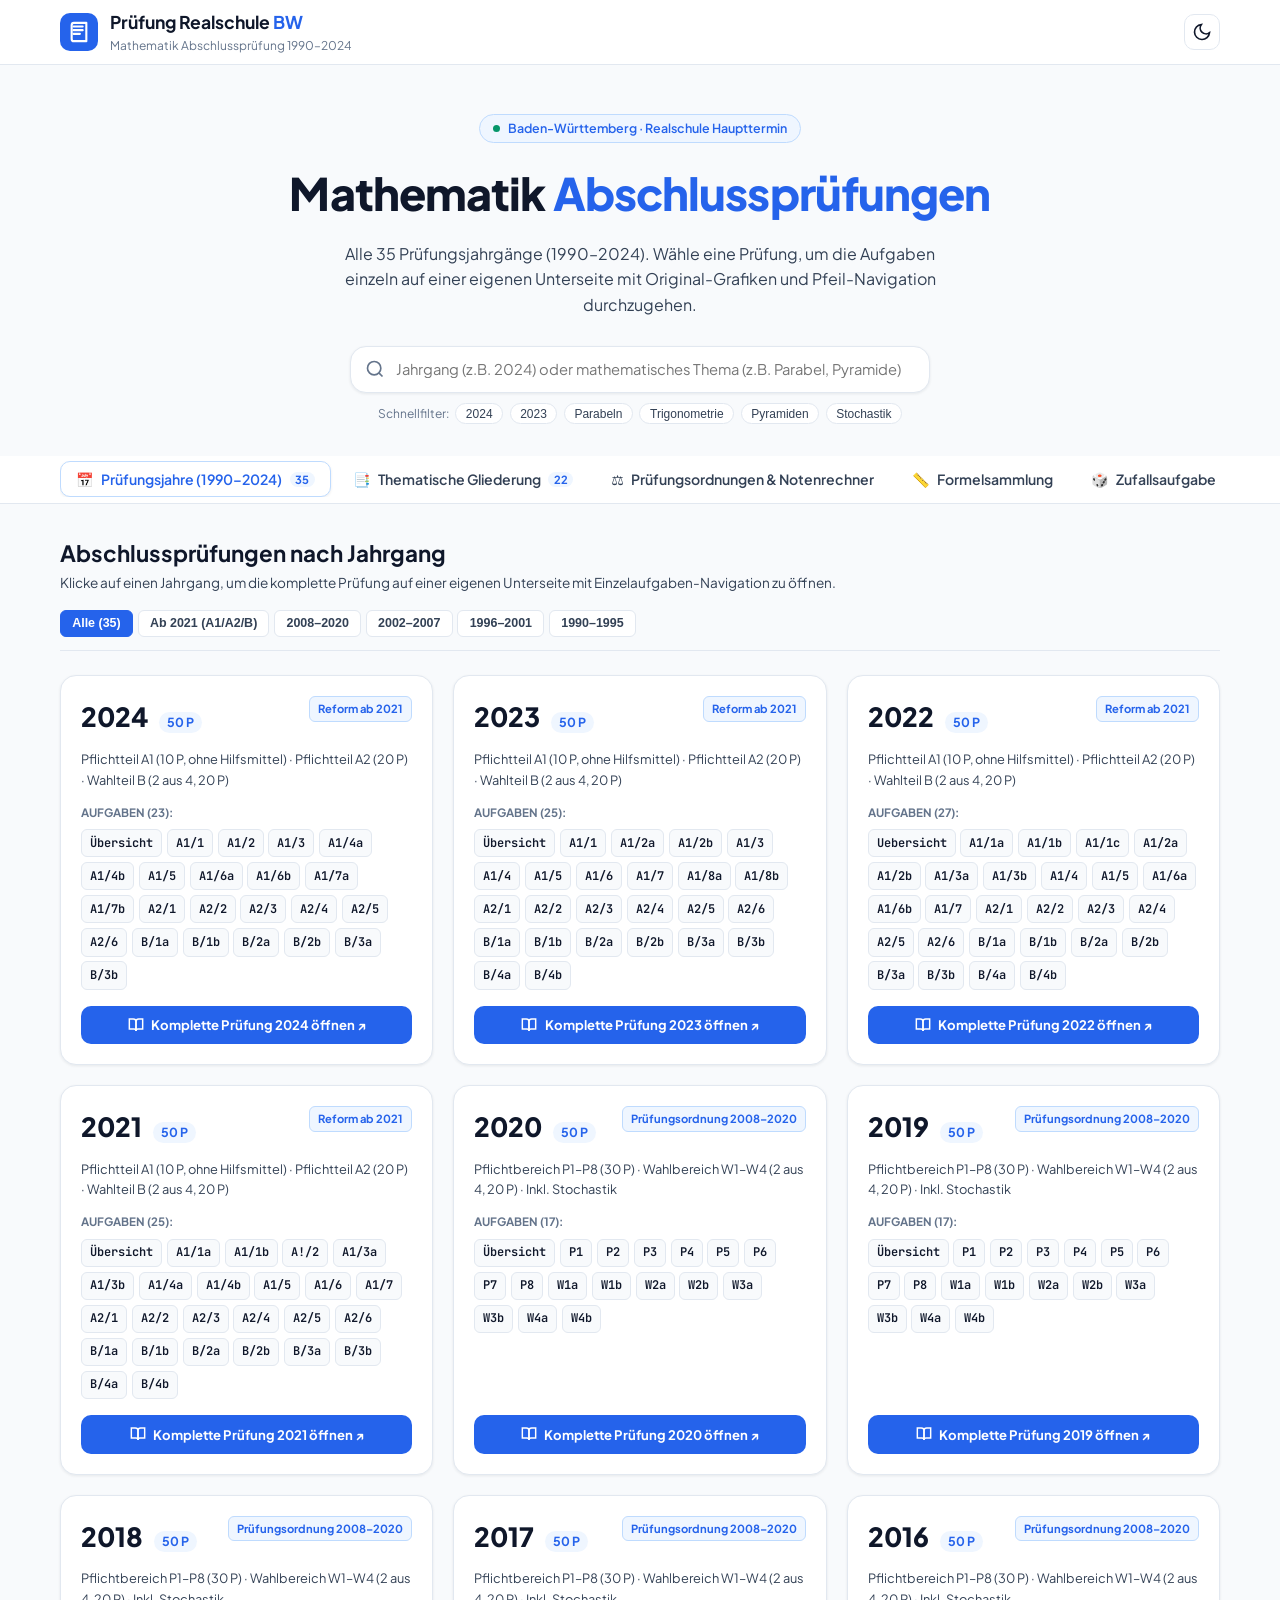
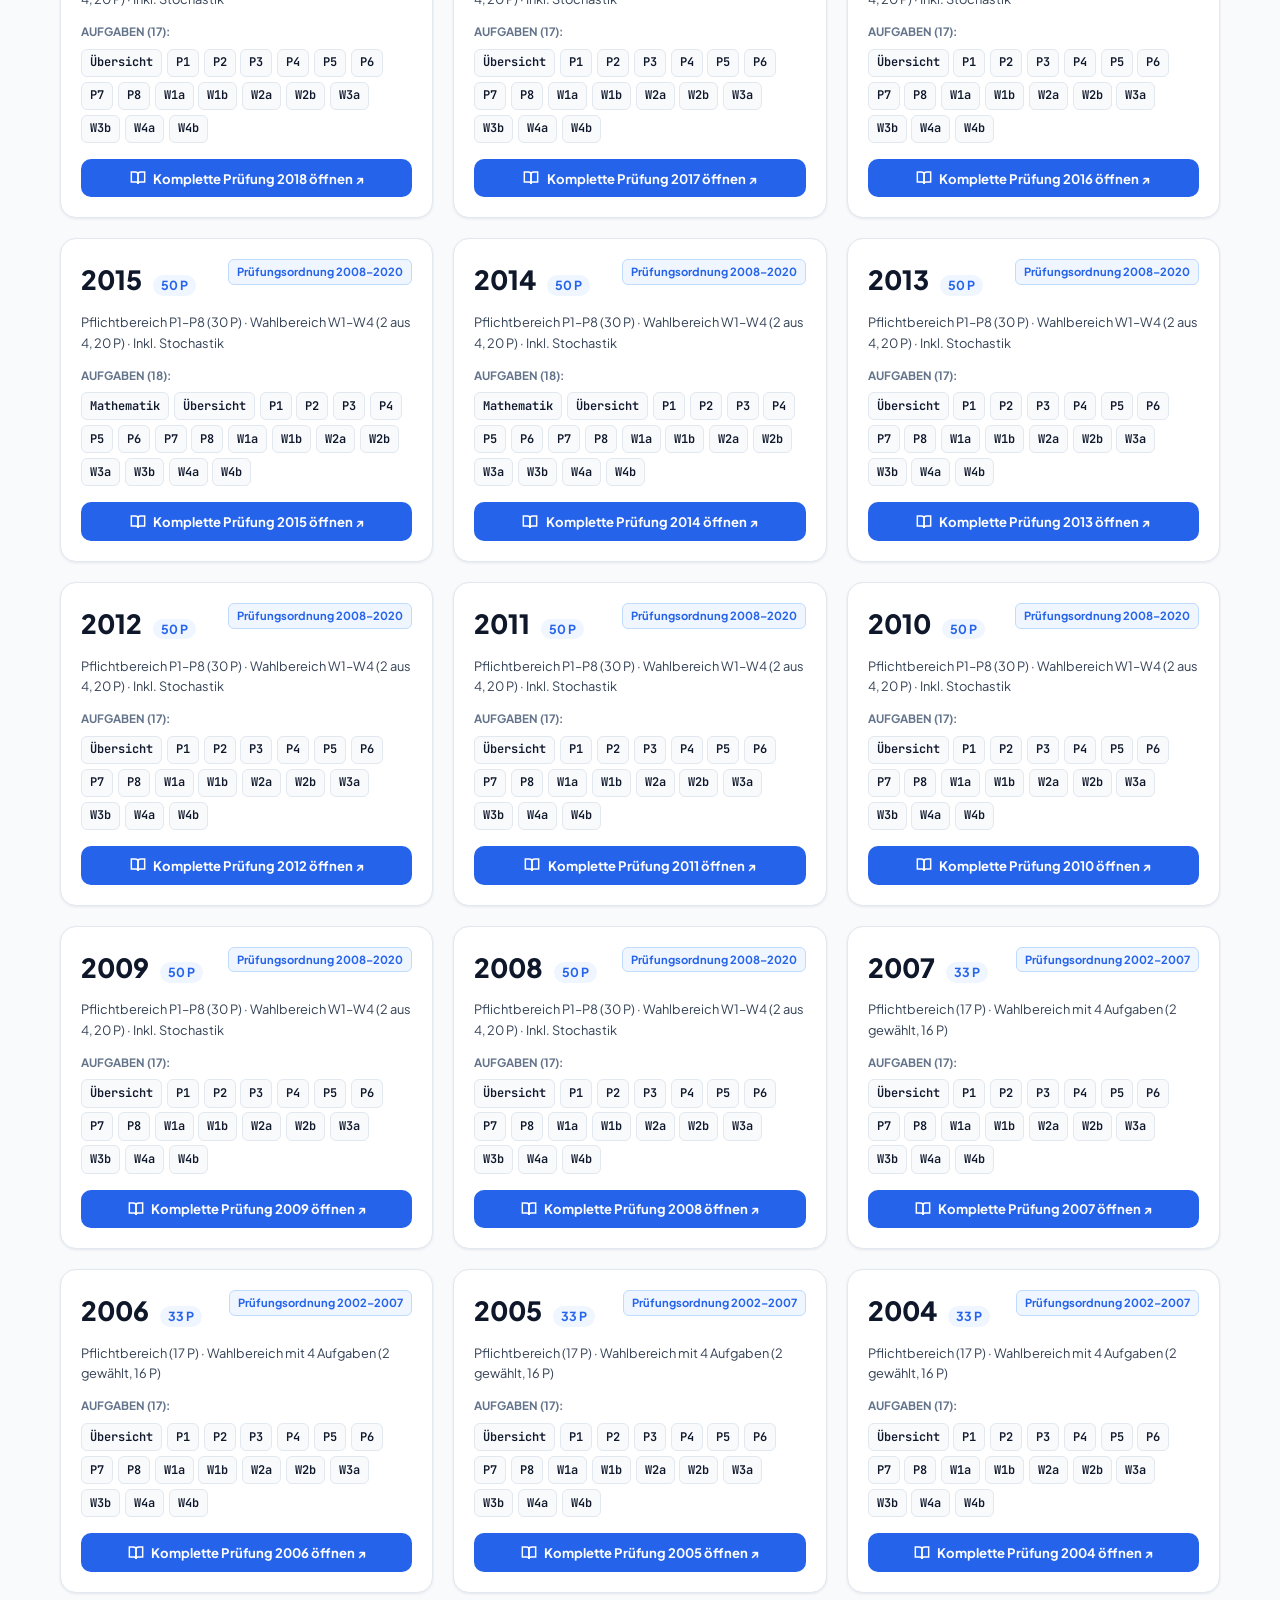
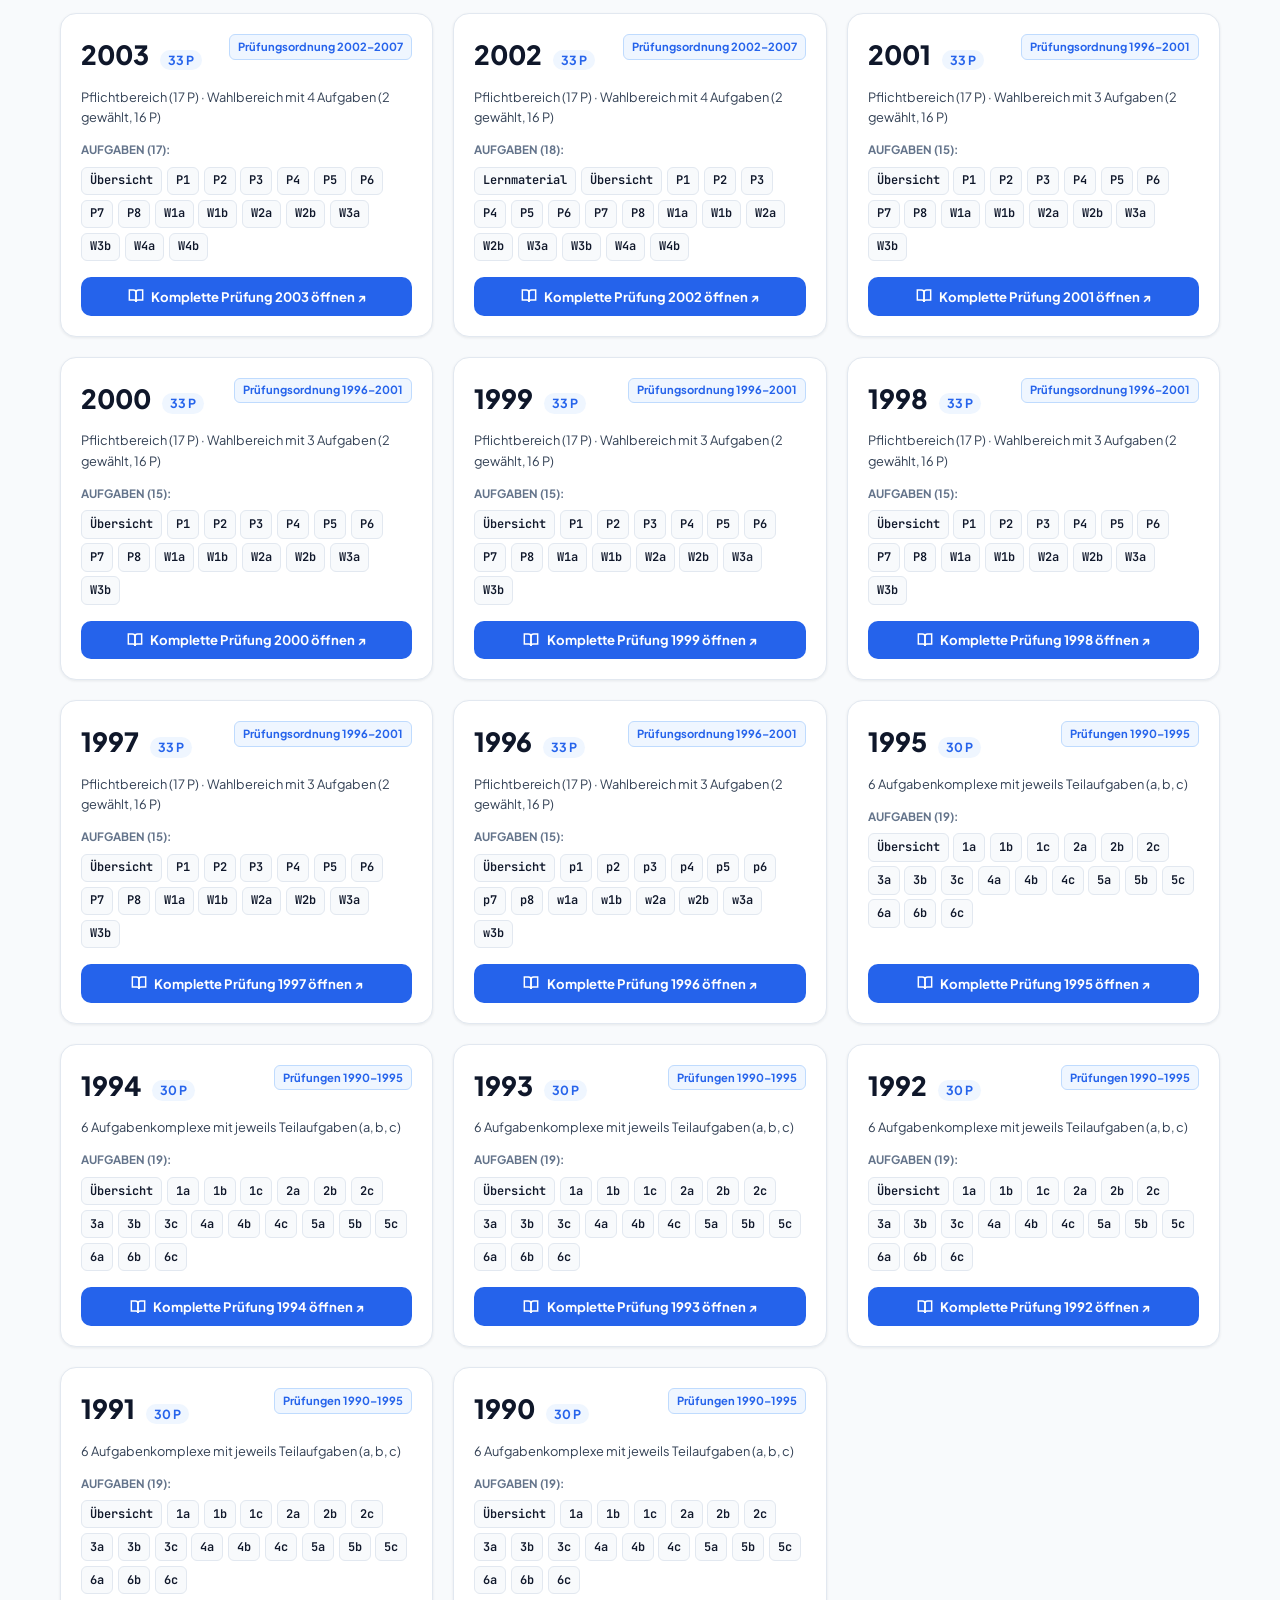
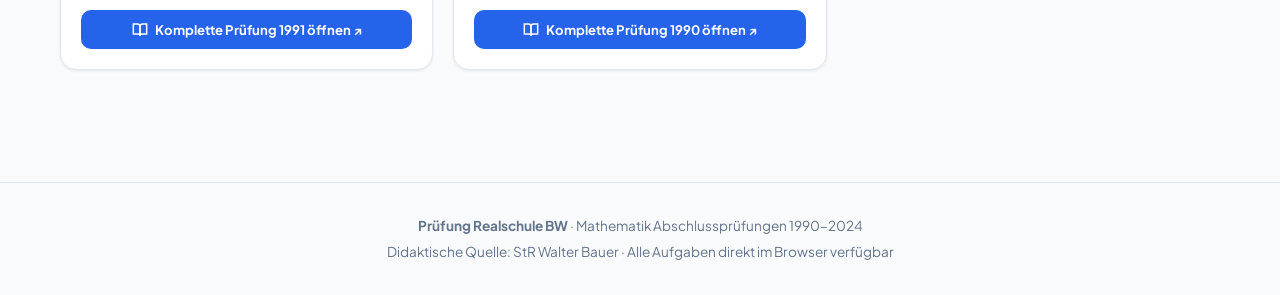
<file: index.html>
<!DOCTYPE html>
<html lang="de" data-theme="light">
<head>
  <meta charset="UTF-8">
  <meta name="viewport" content="width=device-width, initial-scale=1.0">
  <title>Prüfung Realschule BW — Mathematik Abschlussprüfungen 1990–2024</title>
  <meta name="description" content="Moderne, übersichtliche Sammlung aller Realschulabschlussprüfungen Mathematik Baden-Württemberg (1990–2024). Alle Prüfungsjahre, Aufgaben, Grafiken und Formeln im klaren Blau-Weiß-Design.">
  <link rel="preconnect" href="https://fonts.googleapis.com">
  <link rel="preconnect" href="https://fonts.gstatic.com" crossorigin>
  <link href="https://fonts.googleapis.com/css2?family=Plus+Jakarta+Sans:wght@300;400;500;600;700;800&family=JetBrains+Mono:wght@400;600&display=swap" rel="stylesheet">
  <link rel="stylesheet" href="style.css">
  <link rel="icon" type="image/svg+xml" href="data:image/svg+xml,<svg xmlns='http://www.w3.org/2000/svg' viewBox='0 0 100 100'><text y='.9em' font-size='90'>📐</text></svg>">
</head>
<body>

  <!-- Minimalist Header (Blau-Weiß, kein Dropdown, kein GitHub-Logo) -->
  <header class="site-header">
    <div class="header-inner container">
      <div class="brand">
        <a href="index.html" class="brand-link" id="brand-home-link">
          <div class="brand-icon">
            <svg width="22" height="22" viewBox="0 0 24 24" fill="none" stroke="currentColor" stroke-width="2.3" stroke-linecap="round" stroke-linejoin="round">
              <path d="M4 19.5v-15A2.5 2.5 0 0 1 6.5 2H20v20H6.5a2.5 2.5 0 0 1-2.5-2.5Z"></path>
              <path d="M6 6h10"></path>
              <path d="M6 10h10"></path>
              <path d="M6 14h7"></path>
            </svg>
          </div>
          <div class="brand-text">
            <span class="brand-title">Prüfung Realschule <strong>BW</strong></span>
            <span class="brand-subtitle">Mathematik Abschlussprüfung 1990–2024</span>
          </div>
        </a>
      </div>

      <div class="header-actions">
        <button class="theme-toggle-btn" id="theme-toggle" aria-label="Design umschalten" title="Zwischen Hell- und Dunkelmodus wechseln">
          <svg class="sun-icon" width="20" height="20" viewBox="0 0 24 24" fill="none" stroke="currentColor" stroke-width="2">
            <circle cx="12" cy="12" r="5"></circle>
            <line x1="12" y1="1" x2="12" y2="3"></line>
            <line x1="12" y1="21" x2="12" y2="23"></line>
            <line x1="4.22" y1="4.22" x2="5.64" y2="5.64"></line>
            <line x1="18.36" y1="18.36" x2="19.78" y2="19.78"></line>
            <line x1="1" y1="12" x2="3" y2="12"></line>
            <line x1="21" y1="12" x2="23" y2="12"></line>
            <line x1="4.22" y1="19.78" x2="5.64" y2="18.36"></line>
            <line x1="18.36" y1="5.64" x2="19.78" y2="4.22"></line>
          </svg>
          <svg class="moon-icon" width="20" height="20" viewBox="0 0 24 24" fill="none" stroke="currentColor" stroke-width="2">
            <path d="M21 12.79A9 9 0 1 1 11.21 3 7 7 0 0 0 21 12.79z"></path>
          </svg>
        </button>
      </div>
    </div>
  </header>

  <!-- Hero Section -->
  <section class="hero-section" id="hero-section">
    <div class="container hero-content">
      <div class="hero-badge">
        <span class="badge-dot"></span>
        Baden-Württemberg · Realschule Haupttermin
      </div>
      <h1 class="hero-heading">
        Mathematik <span class="gradient-text">Abschlussprüfungen</span>
      </h1>
      <p class="hero-lead">
        Alle 35 Prüfungsjahrgänge (1990–2024). Wähle eine Prüfung, um die Aufgaben einzeln auf einer eigenen Unterseite mit Original-Grafiken und Pfeil-Navigation durchzugehen.
      </p>

      <!-- Universal Search -->
      <div class="search-box-wrapper">
        <div class="search-input-box">
          <svg class="search-icon" width="20" height="20" viewBox="0 0 24 24" fill="none" stroke="currentColor" stroke-width="2">
            <circle cx="11" cy="11" r="8"></circle>
            <line x1="21" y1="21" x2="16.65" y2="16.65"></line>
          </svg>
          <input 
            type="search" 
            id="global-search-input" 
            placeholder="Jahrgang (z.B. 2024) oder mathematisches Thema (z.B. Parabel, Pyramide) suchen..."
            autocomplete="off"
            spellcheck="false"
          >
          <button class="clear-search-btn" id="clear-search-btn" title="Suche leeren" style="display: none;">
            <svg width="16" height="16" viewBox="0 0 24 24" fill="none" stroke="currentColor" stroke-width="2">
              <line x1="18" y1="6" x2="6" y2="18"></line>
              <line x1="6" y1="6" x2="18" y2="18"></line>
            </svg>
          </button>
        </div>

        <div class="search-shortcuts" id="search-shortcuts">
          <span class="shortcut-label">Schnellfilter:</span>
          <button class="quick-chip" data-query="2024">2024</button>
          <button class="quick-chip" data-query="2023">2023</button>
          <button class="quick-chip" data-query="Funktionen">Parabeln</button>
          <button class="quick-chip" data-query="Trigonometrie">Trigonometrie</button>
          <button class="quick-chip" data-query="Pyramiden">Pyramiden</button>
          <button class="quick-chip" data-query="Wahrscheinlichkeit">Stochastik</button>
        </div>
      </div>
    </div>
  </section>

  <!-- Sticky Navigation Tabs -->
  <div class="tabs-sticky-wrapper" id="tabs-nav-bar">
    <div class="container">
      <nav class="main-tabs" role="tablist">
        <button class="tab-btn active" data-target="tab-jahre" role="tab" id="tab-jahre-btn">
          <span class="tab-icon">📅</span>
          <span>Prüfungsjahre (1990–2024)</span>
          <span class="tab-badge" id="years-count-badge">35</span>
        </button>
        <button class="tab-btn" data-target="tab-gliederung" role="tab" id="tab-gliederung-btn">
          <span class="tab-icon">📑</span>
          <span>Thematische Gliederung</span>
          <span class="tab-badge">22</span>
        </button>
        <button class="tab-btn" data-target="tab-reformen" role="tab" id="tab-reformen-btn">
          <span class="tab-icon">⚖️</span>
          <span>Prüfungsordnungen & Notenrechner</span>
        </button>
        <button class="tab-btn" data-target="tab-formeln" role="tab" id="tab-formeln-btn">
          <span class="tab-icon">📏</span>
          <span>Formelsammlung</span>
        </button>
        <button class="tab-btn" data-target="tab-ueben" role="tab" id="tab-ueben-btn">
          <span class="tab-icon">🎲</span>
          <span>Zufallsaufgabe</span>
        </button>
      </nav>
    </div>
  </div>

  <!-- Main Content Area -->
  <main class="main-content container">

    <!-- TAB 1: PRÜFUNGSJAHRE -->
    <section class="tab-pane active" id="tab-jahre">
      <div class="section-toolbar">
        <div class="toolbar-left">
          <h2 class="section-title">Abschlussprüfungen nach Jahrgang</h2>
          <p class="section-desc">Klicke auf einen Jahrgang, um die komplette Prüfung auf einer eigenen Unterseite mit Einzelaufgaben-Navigation zu öffnen.</p>
        </div>
        <div class="toolbar-right">
          <div class="era-filter-pills" id="era-filter-container">
            <button class="era-pill active" data-era="all">Alle (35)</button>
            <button class="era-pill" data-era="reform-2021">Ab 2021 (A1/A2/B)</button>
            <button class="era-pill" data-era="reform-2008">2008–2020</button>
            <button class="era-pill" data-era="reform-2002">2002–2007</button>
            <button class="era-pill" data-era="reform-1996">1996–2001</button>
            <button class="era-pill" data-era="classic-1990">1990–1995</button>
          </div>
        </div>
      </div>

      <div class="years-grid" id="years-grid-container">
        <!-- Injected via JavaScript -->
      </div>
    </section>

    <!-- TAB 2: THEMATISCHE GLIEDERUNG -->
    <section class="tab-pane" id="tab-gliederung">
      <div class="section-toolbar">
        <div class="toolbar-left">
          <h2 class="section-title">Thematische Gliederung nach Stoffgebieten</h2>
          <p class="section-desc">Gezielt nach Themen lernen: Klicke auf eine Aufgabe, um sie direkt im Aufgaben-Runner zu öffnen.</p>
        </div>
        <div class="toolbar-right">
          <div class="category-filter-select-wrapper">
            <select id="topic-category-filter" class="custom-select">
              <option value="all">Alle Stoffgebiete anzeigen</option>
              <option value="Algebra & Gleichungen">Algebra & Gleichungen</option>
              <option value="Funktionen & Analysis">Funktionen & Analysis</option>
              <option value="Geometrie & Trigonometrie">Geometrie & Trigonometrie</option>
              <option value="Stereometrie (Körper)">Stereometrie (Körper)</option>
              <option value="Stochastik">Stochastik (Wahrscheinlichkeit)</option>
              <option value="Sachrechnen & Finanzmathematik">Sachrechnen & Zinsen</option>
              <option value="Mathematische Kompetenzen">Verstehen & Begründen</option>
            </select>
          </div>
        </div>
      </div>

      <div class="topics-accordion" id="topics-accordion-container">
        <!-- Injected via JavaScript -->
      </div>
    </section>

    <!-- TAB 3: PRÜFUNGSORDNUNG & REFORMEN -->
    <section class="tab-pane" id="tab-reformen">
      <div class="section-toolbar">
        <div class="toolbar-left">
          <h2 class="section-title">Prüfungsordnungen & Notensimulator (BW)</h2>
          <p class="section-desc">Chronologische Übersicht aller Rechtsänderungen und interaktiver Rechner für die Prüfung ab 2021.</p>
        </div>
      </div>

      <div class="reformen-layout">
        <div class="timeline-container" id="reforms-timeline-container">
          <!-- Injected via JavaScript -->
        </div>

        <div class="points-calculator-card">
          <div class="calc-header">
            <span class="calc-badge">Notensimulator</span>
            <h3 class="calc-title">Punkteschlüssel (ab 2021)</h3>
            <p class="calc-desc">Berechne deine Note nach dem offiziellen Bildungsplan Baden-Württemberg:</p>
          </div>

          <form id="points-calc-form" class="calc-form">
            <div class="calc-input-group">
              <div class="calc-label-row">
                <label for="calc-a1"><strong>Pflichtteil A1</strong> (hilfsmittelfrei)</label>
                <span class="max-points-tag">max. 10 P</span>
              </div>
              <input type="range" id="calc-a1" min="0" max="10" step="0.5" value="7">
              <div class="calc-slider-value"><span id="calc-a1-val">7.0</span> / 10.0 Punkte</div>
            </div>

            <div class="calc-input-group">
              <div class="calc-label-row">
                <label for="calc-a2"><strong>Pflichtteil A2</strong> (mit Taschenrechner)</label>
                <span class="max-points-tag">max. 20 P</span>
              </div>
              <input type="range" id="calc-a2" min="0" max="20" step="0.5" value="15">
              <div class="calc-slider-value"><span id="calc-a2-val">15.0</span> / 20.0 Punkte</div>
            </div>

            <div class="calc-input-group">
              <div class="calc-label-row">
                <label for="calc-b"><strong>Wahlteil B</strong> (2 von 4 gewählt)</label>
                <span class="max-points-tag">max. 20 P</span>
              </div>
              <input type="range" id="calc-b" min="0" max="20" step="0.5" value="16">
              <div class="calc-slider-value"><span id="calc-b-val">16.0</span> / 20.0 Punkte</div>
            </div>

            <div class="calc-result-box">
              <div class="result-score-block">
                <span class="result-caption">Erreichte Punktzahl:</span>
                <span class="result-number" id="calc-total-points">38.0</span>
                <span class="result-denom">/ 50.0 Punkten</span>
              </div>
              <div class="result-grade-block">
                <span class="result-caption">Prüfungsnote (BW Tabelle):</span>
                <span class="result-grade" id="calc-grade">Note 2 (Gut)</span>
              </div>
            </div>
          </form>
        </div>
      </div>
    </section>

    <!-- TAB 4: FORMELSAMMLUNG -->
    <section class="tab-pane" id="tab-formeln">
      <div class="section-toolbar">
        <div class="toolbar-left">
          <h2 class="section-title">Wichtigste Formeln & Merkhilfen</h2>
          <p class="section-desc">Die zentralen Formeln für Stereometrie, Trigonometrie, Funktionen und Stochastik auf einen Blick.</p>
        </div>
      </div>

      <div class="formulas-grid" id="formulas-grid-container">
        <!-- Injected via JavaScript -->
      </div>
    </section>

    <!-- TAB 5: ZUFALLSAUFGABE / ÜBEN -->
    <section class="tab-pane" id="tab-ueben">
      <div class="section-toolbar">
        <div class="toolbar-left">
          <h2 class="section-title">Zufallsaufgabe für das Prüfungstraining</h2>
          <p class="section-desc">Ziehe per Klick eine zufällige Prüfungsaufgabe zum Üben. Öffnet direkt auf der Aufgaben-Unterseite.</p>
        </div>
      </div>

      <div class="random-task-card">
        <div class="random-controls">
          <div class="control-row">
            <label for="random-topic-select">Themengebiet filtern:</label>
            <select id="random-topic-select" class="custom-select">
              <option value="all">Alle Stoffgebiete (Gemischt)</option>
            </select>
          </div>
          <button class="primary-btn" id="roll-random-btn">
            <svg width="20" height="20" viewBox="0 0 24 24" fill="none" stroke="currentColor" stroke-width="2">
              <rect x="2" y="2" width="20" height="20" rx="5"></rect>
              <circle cx="8" cy="8" r="1.5" fill="currentColor"></circle>
              <circle cx="16" cy="16" r="1.5" fill="currentColor"></circle>
              <circle cx="12" cy="12" r="1.5" fill="currentColor"></circle>
              <circle cx="16" cy="8" r="1.5" fill="currentColor"></circle>
              <circle cx="8" cy="16" r="1.5" fill="currentColor"></circle>
            </svg>
            <span>Neue Prüfungsaufgabe ziehen!</span>
          </button>
        </div>

        <div class="random-result-card" id="random-task-display">
          <!-- Injected via JavaScript -->
        </div>
      </div>
    </section>

  </main>

  <!-- Clean Footer -->
  <footer class="site-footer">
    <div class="container footer-content">
      <div class="footer-bottom-clean">
        <p><strong>Prüfung Realschule BW</strong> · Mathematik Abschlussprüfungen 1990–2024</p>
        <p class="text-muted">Didaktische Quelle: StR Walter Bauer · Alle Aufgaben direkt im Browser verfügbar</p>
      </div>
    </div>
  </footer>

  <!-- Scripts -->
  <script src="data.js"></script>
  <script src="app.js"></script>
</body>
</html>
</file>
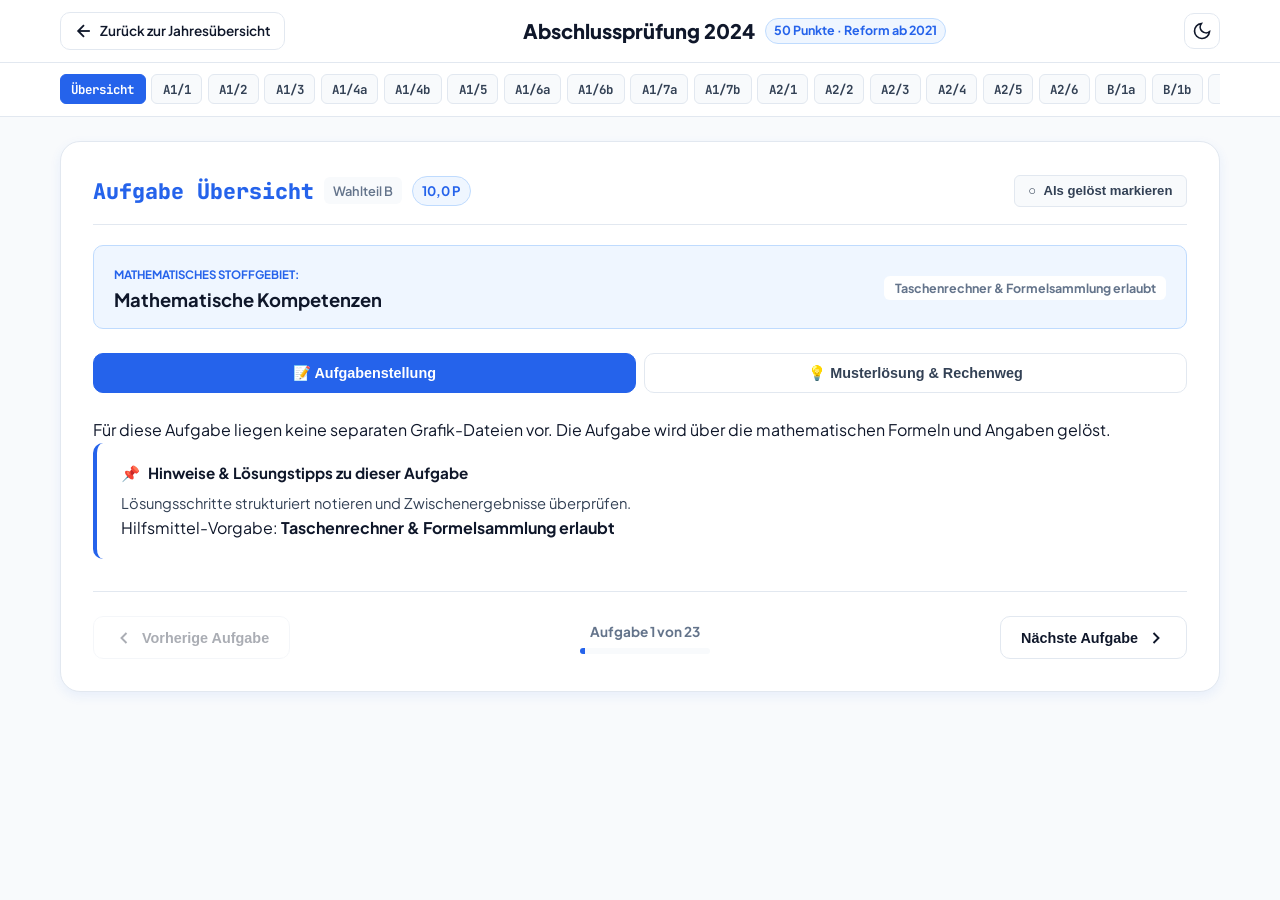
<file: pruefung.html>
<!DOCTYPE html>
<html lang="de" data-theme="light">
<head>
  <meta charset="UTF-8">
  <meta name="viewport" content="width=device-width, initial-scale=1.0">
  <title>Prüfung Realschule BW — Aufgaben-Viewer</title>
  <meta name="description" content="Interaktiver Aufgaben-Viewer für die Realschulabschlussprüfung Mathematik Baden-Württemberg. Alle Aufgaben und Lösungen mit Original-Grafiken.">
  <link rel="preconnect" href="https://fonts.googleapis.com">
  <link rel="preconnect" href="https://fonts.gstatic.com" crossorigin>
  <link href="https://fonts.googleapis.com/css2?family=Plus+Jakarta+Sans:wght@300;400;500;600;700;800&family=JetBrains+Mono:wght@400;600&display=swap" rel="stylesheet">
  <link rel="stylesheet" href="style.css">
  <link rel="icon" type="image/svg+xml" href="data:image/svg+xml,<svg xmlns='http://www.w3.org/2000/svg' viewBox='0 0 100 100'><text y='.9em' font-size='90'>📐</text></svg>">
</head>
<body class="runner-body">

  <!-- Runner Header (Clean Blue & White) -->
  <header class="runner-header">
    <div class="runner-header-inner container">
      <div class="runner-nav-left">
        <a href="index.html" class="back-link-btn" title="Zurück zur Übersicht aller Jahrgänge">
          <svg width="20" height="20" viewBox="0 0 24 24" fill="none" stroke="currentColor" stroke-width="2.2">
            <line x1="19" y1="12" x2="5" y2="12"></line>
            <polyline points="12 19 5 12 12 5"></polyline>
          </svg>
          <span>Zurück zur Jahresübersicht</span>
        </a>
      </div>

      <div class="runner-exam-title">
        <h1 class="exam-title-text" id="runner-exam-title">Prüfung 2024</h1>
        <span class="exam-title-badge" id="runner-exam-badge">50 Punkte · Haupttermin</span>
      </div>

      <div class="runner-header-right">
        <button class="theme-toggle-btn" id="theme-toggle" aria-label="Design umschalten" title="Zwischen Hell- und Dunkelmodus wechseln">
          <svg class="sun-icon" width="20" height="20" viewBox="0 0 24 24" fill="none" stroke="currentColor" stroke-width="2">
            <circle cx="12" cy="12" r="5"></circle>
            <line x1="12" y1="1" x2="12" y2="3"></line>
            <line x1="12" y1="21" x2="12" y2="23"></line>
            <line x1="4.22" y1="4.22" x2="5.64" y2="5.64"></line>
            <line x1="18.36" y1="18.36" x2="19.78" y2="19.78"></line>
            <line x1="1" y1="12" x2="3" y2="12"></line>
            <line x1="21" y1="12" x2="23" y2="12"></line>
            <line x1="4.22" y1="19.78" x2="5.64" y2="18.36"></line>
            <line x1="18.36" y1="5.64" x2="19.78" y2="4.22"></line>
          </svg>
          <svg class="moon-icon" width="20" height="20" viewBox="0 0 24 24" fill="none" stroke="currentColor" stroke-width="2">
            <path d="M21 12.79A9 9 0 1 1 11.21 3 7 7 0 0 0 21 12.79z"></path>
          </svg>
        </button>
      </div>
    </div>
  </header>

  <!-- Task Quick Selector Bar -->
  <nav class="task-selector-bar">
    <div class="container selector-container">
      <div class="selector-scroll" id="task-selector-pills">
        <!-- Injected via JavaScript -->
      </div>
    </div>
  </nav>

  <!-- Main Single-Task Runner -->
  <main class="runner-main container">
    <div class="task-display-card" id="task-display-card">

      <!-- Task Meta Header -->
      <div class="task-meta-header">
        <div class="meta-left">
          <span class="task-code-badge" id="current-task-code">Aufgabe A1/1</span>
          <span class="task-section-badge" id="current-task-section">Pflichtteil A1</span>
          <span class="task-points-badge" id="current-task-points">1,5 Punkte</span>
        </div>

        <div class="meta-right">
          <button class="solve-toggle-btn" id="solve-toggle-btn">
            <span class="solve-icon" id="solve-icon">○</span>
            <span id="solve-btn-text">Als gelöst markieren</span>
          </button>
        </div>
      </div>

      <!-- Topic Info -->
      <div class="task-topic-banner">
        <div class="topic-left">
          <span class="topic-label">Mathematisches Stoffgebiet:</span>
          <h2 class="topic-title" id="current-task-topic">Stereometrie (Quadratische Pyramiden & Quader)</h2>
        </div>
        <div class="topic-right">
          <span class="tool-rule-badge" id="current-task-tools">Hilfsmittelfrei</span>
        </div>
      </div>

      <!-- Mode Switcher (Aufgabenstellung / Musterlösung) -->
      <div class="task-view-mode-tabs">
        <button class="view-mode-btn active" data-mode="aufgabe" id="mode-aufgabe-btn">
          <span>📝 Aufgabenstellung</span>
        </button>
        <button class="view-mode-btn" data-mode="loesung" id="mode-loesung-btn">
          <span>💡 Musterlösung & Rechenweg</span>
        </button>
      </div>

      <!-- Content Area: Original Walter Bauer Graphics & Formulas -->
      <div class="task-content-wrapper" id="task-content-area">
        <!-- Dynamisch gefüllt mit Walter Bauer Bildern & Formeln -->
      </div>

      <!-- Bottom Step Navigation (Pfeile) -->
      <div class="runner-footer-nav">
        <button class="nav-arrow-btn" id="prev-task-btn" title="Vorherige Aufgabe (Taste: Links)">
          <svg width="20" height="20" viewBox="0 0 24 24" fill="none" stroke="currentColor" stroke-width="2.3">
            <polyline points="15 18 9 12 15 6"></polyline>
          </svg>
          <span>Vorherige Aufgabe</span>
        </button>

        <div class="task-counter-display">
          <span class="counter-text" id="task-counter-text">Aufgabe 1 von 22</span>
          <div class="counter-progress-bar">
            <div class="counter-progress-fill" id="counter-progress-fill" style="width: 5%;"></div>
          </div>
        </div>

        <button class="nav-arrow-btn" id="next-task-btn" title="Nächste Aufgabe (Taste: Rechts)">
          <span>Nächste Aufgabe</span>
          <svg width="20" height="20" viewBox="0 0 24 24" fill="none" stroke="currentColor" stroke-width="2.3">
            <polyline points="9 18 15 12 9 6"></polyline>
          </svg>
        </button>
      </div>

    </div>
  </main>

  <!-- Scripts -->
  <script src="data.js"></script>
  <script src="runner.js"></script>
</body>
</html>
</file>
<file: style.css>
/* ==========================================================================
   Prüfung Realschule BW — Blau-Weiß Design System & Aufgaben-Runner
   ========================================================================== */

:root {
  /* Default: Clean White & Royal Blue */
  --bg-primary: #f8fafc;
  --bg-secondary: #ffffff;
  --bg-card: #ffffff;
  --bg-card-hover: #f1f5f9;
  --bg-glass: rgba(255, 255, 255, 0.95);
  --border-subtle: #e2e8f0;
  --border-hover: #93c5fd;

  --text-primary: #0f172a;
  --text-secondary: #334155;
  --text-muted: #64748b;

  --accent-primary: #2563eb;          /* Klassisches Königsblau */
  --accent-primary-hover: #1d4ed8;    /* Dunkleres Blau */
  --accent-blue-light: #eff6ff;       /* Sehr zartes Blau */
  --accent-blue-border: #bfdbfe;      /* Blauer Rand */
  --accent-cyan: #0284c7;
  --accent-emerald: #059669;

  --shadow-sm: 0 1px 3px rgba(15, 23, 42, 0.08);
  --shadow-md: 0 4px 12px rgba(37, 99, 235, 0.08);
  --shadow-lg: 0 10px 25px rgba(15, 23, 42, 0.1);

  --radius-sm: 6px;
  --radius-md: 10px;
  --radius-lg: 16px;
  --radius-xl: 20px;

  --font-main: 'Plus Jakarta Sans', system-ui, -apple-system, sans-serif;
  --font-mono: 'JetBrains Mono', monospace;
  --transition: all 0.18s ease;
}

[data-theme="dark"] {
  --bg-primary: #0b1120;
  --bg-secondary: #131d36;
  --bg-card: #131d36;
  --bg-card-hover: #1e294b;
  --bg-glass: rgba(19, 29, 54, 0.9);
  --border-subtle: #1e293b;
  --border-hover: #3b82f6;

  --text-primary: #f8fafc;
  --text-secondary: #94a3b8;
  --text-muted: #64748b;

  --accent-primary: #3b82f6;
  --accent-primary-hover: #60a5fa;
  --accent-blue-light: rgba(59, 130, 246, 0.12);
  --accent-blue-border: rgba(59, 130, 246, 0.3);

  --shadow-sm: 0 1px 3px rgba(0, 0, 0, 0.3);
  --shadow-md: 0 4px 16px rgba(0, 0, 0, 0.4);
  --shadow-lg: 0 10px 30px rgba(0, 0, 0, 0.5);
}

/* Reset & Base */
*, *::before, *::after {
  box-sizing: border-box;
  margin: 0;
  padding: 0;
}

html {
  scroll-behavior: smooth;
  font-size: 16px;
}

body {
  font-family: var(--font-main);
  background-color: var(--bg-primary);
  color: var(--text-primary);
  line-height: 1.6;
  min-height: 100vh;
  transition: background-color 0.25s ease, color 0.25s ease;
}

.container {
  width: 100%;
  max-width: 1200px;
  margin: 0 auto;
  padding: 0 1.25rem;
}

a {
  color: var(--accent-primary);
  text-decoration: none;
  transition: var(--transition);
}
a:hover {
  color: var(--accent-primary-hover);
}

/* Header */
.site-header {
  position: sticky;
  top: 0;
  z-index: 100;
  background: var(--bg-glass);
  backdrop-filter: blur(12px);
  -webkit-backdrop-filter: blur(12px);
  border-bottom: 1px solid var(--border-subtle);
}

.header-inner {
  display: flex;
  align-items: center;
  justify-content: space-between;
  height: 64px;
}

.brand-link {
  display: flex;
  align-items: center;
  gap: 0.75rem;
  color: var(--text-primary);
}

.brand-icon {
  width: 38px;
  height: 38px;
  border-radius: var(--radius-md);
  background: var(--accent-primary);
  display: flex;
  align-items: center;
  justify-content: center;
  color: #ffffff;
}

.brand-text {
  display: flex;
  flex-direction: column;
}
.brand-title {
  font-size: 1.1rem;
  font-weight: 700;
  color: var(--text-primary);
}
.brand-title strong {
  color: var(--accent-primary);
}
.brand-subtitle {
  font-size: 0.75rem;
  color: var(--text-muted);
}

.theme-toggle-btn {
  width: 36px;
  height: 36px;
  border-radius: var(--radius-md);
  border: 1px solid var(--border-subtle);
  background: var(--bg-secondary);
  color: var(--text-primary);
  display: flex;
  align-items: center;
  justify-content: center;
  cursor: pointer;
  transition: var(--transition);
}
.theme-toggle-btn:hover {
  border-color: var(--border-hover);
}
[data-theme="dark"] .theme-toggle-btn .sun-icon { display: block; }
[data-theme="dark"] .theme-toggle-btn .moon-icon { display: none; }
[data-theme="light"] .theme-toggle-btn .sun-icon { display: none; }
[data-theme="light"] .theme-toggle-btn .moon-icon { display: block; }

/* Hero Section */
.hero-section {
  padding: 3rem 0 2rem 0;
  text-align: center;
}
.hero-badge {
  display: inline-flex;
  align-items: center;
  gap: 0.5rem;
  padding: 0.25rem 0.8rem;
  border-radius: 9999px;
  font-size: 0.78rem;
  font-weight: 600;
  background: var(--accent-blue-light);
  color: var(--accent-primary);
  border: 1px solid var(--accent-blue-border);
  margin-bottom: 0.85rem;
}
.badge-dot {
  width: 7px;
  height: 7px;
  border-radius: 50%;
  background-color: var(--accent-emerald);
}

.hero-heading {
  font-size: clamp(1.9rem, 4vw, 2.8rem);
  font-weight: 800;
  letter-spacing: -0.02em;
  color: var(--text-primary);
  margin-bottom: 0.75rem;
}
.hero-heading .gradient-text {
  color: var(--accent-primary);
}

.hero-lead {
  font-size: 1rem;
  color: var(--text-secondary);
  max-width: 640px;
  margin: 0 auto 1.75rem auto;
}

/* Search Box */
.search-box-wrapper {
  max-width: 580px;
  margin: 0 auto;
}
.search-input-box {
  display: flex;
  align-items: center;
  background: var(--bg-secondary);
  border: 1px solid var(--border-subtle);
  border-radius: var(--radius-lg);
  padding: 0.35rem 0.9rem;
  box-shadow: var(--shadow-sm);
  transition: var(--transition);
}
.search-input-box:focus-within {
  border-color: var(--accent-primary);
  box-shadow: 0 0 0 3px rgba(37, 99, 235, 0.15);
}
.search-icon {
  color: var(--text-muted);
  margin-right: 0.65rem;
}
.search-input-box input {
  flex: 1;
  background: transparent;
  border: none;
  outline: none;
  font-family: inherit;
  font-size: 0.92rem;
  color: var(--text-primary);
  padding: 0.5rem 0;
}
.clear-search-btn {
  background: transparent;
  border: none;
  color: var(--text-muted);
  cursor: pointer;
  padding: 0.25rem;
}

.search-shortcuts {
  display: flex;
  align-items: center;
  justify-content: center;
  flex-wrap: wrap;
  gap: 0.4rem;
  margin-top: 0.65rem;
}
.shortcut-label {
  font-size: 0.75rem;
  color: var(--text-muted);
}
.quick-chip {
  background: var(--bg-secondary);
  border: 1px solid var(--border-subtle);
  color: var(--text-secondary);
  padding: 0.15rem 0.6rem;
  border-radius: 9999px;
  font-size: 0.75rem;
  font-weight: 500;
  cursor: pointer;
  transition: var(--transition);
}
.quick-chip:hover {
  background: var(--accent-blue-light);
  color: var(--accent-primary);
  border-color: var(--accent-primary);
}

/* Navigation Tabs */
.tabs-sticky-wrapper {
  position: sticky;
  top: 64px;
  z-index: 90;
  background: var(--bg-glass);
  backdrop-filter: blur(12px);
  border-bottom: 1px solid var(--border-subtle);
  padding: 0.35rem 0;
}
.main-tabs {
  display: flex;
  gap: 0.35rem;
  overflow-x: auto;
  scrollbar-width: none;
}
.main-tabs::-webkit-scrollbar { display: none; }

.tab-btn {
  display: inline-flex;
  align-items: center;
  gap: 0.45rem;
  padding: 0.5rem 0.95rem;
  border-radius: var(--radius-md);
  border: 1px solid transparent;
  background: transparent;
  color: var(--text-secondary);
  font-family: inherit;
  font-size: 0.88rem;
  font-weight: 600;
  cursor: pointer;
  white-space: nowrap;
  transition: var(--transition);
}
.tab-btn:hover {
  background: var(--accent-blue-light);
  color: var(--accent-primary);
}
.tab-btn.active {
  background: var(--bg-secondary);
  color: var(--accent-primary);
  border-color: var(--accent-blue-border);
  box-shadow: var(--shadow-sm);
}
.tab-badge {
  background: var(--accent-blue-light);
  color: var(--accent-primary);
  font-size: 0.7rem;
  font-weight: 700;
  padding: 0.05rem 0.35rem;
  border-radius: 9999px;
}

/* Main Content */
.main-content {
  padding: 2rem 1.25rem 4rem 1.25rem;
}
.tab-pane {
  display: none;
}
.tab-pane.active {
  display: block;
}

.section-toolbar {
  display: flex;
  justify-content: space-between;
  align-items: flex-end;
  flex-wrap: wrap;
  gap: 1rem;
  margin-bottom: 1.5rem;
  padding-bottom: 0.85rem;
  border-bottom: 1px solid var(--border-subtle);
}
.section-title {
  font-size: 1.4rem;
  font-weight: 700;
  color: var(--text-primary);
}
.section-desc {
  font-size: 0.85rem;
  color: var(--text-secondary);
}

.era-filter-pills {
  display: flex;
  gap: 0.3rem;
  flex-wrap: wrap;
}
.era-pill {
  padding: 0.35rem 0.7rem;
  border-radius: var(--radius-sm);
  font-size: 0.78rem;
  font-weight: 600;
  border: 1px solid var(--border-subtle);
  background: var(--bg-secondary);
  color: var(--text-secondary);
  cursor: pointer;
  transition: var(--transition);
}
.era-pill:hover {
  color: var(--accent-primary);
  border-color: var(--accent-primary);
}
.era-pill.active {
  background: var(--accent-primary);
  color: #ffffff;
  border-color: var(--accent-primary);
}

/* Years Grid */
.years-grid {
  display: grid;
  grid-template-columns: repeat(auto-fill, minmax(330px, 1fr));
  gap: 1.25rem;
}

.year-card {
  background: var(--bg-card);
  border: 1px solid var(--border-subtle);
  border-radius: var(--radius-lg);
  padding: 1.25rem;
  display: flex;
  flex-direction: column;
  box-shadow: var(--shadow-sm);
  transition: var(--transition);
}
.year-card:hover {
  border-color: var(--border-hover);
  box-shadow: var(--shadow-md);
}

.year-card-header {
  display: flex;
  justify-content: space-between;
  align-items: flex-start;
  margin-bottom: 0.65rem;
}
.year-number {
  font-size: 1.65rem;
  font-weight: 800;
  color: var(--text-primary);
}
.year-points-badge {
  font-size: 0.78rem;
  font-weight: 700;
  padding: 0.15rem 0.5rem;
  border-radius: 9999px;
  background: var(--accent-blue-light);
  color: var(--accent-primary);
  margin-left: 0.5rem;
}

.year-era-tag {
  font-size: 0.7rem;
  font-weight: 700;
  padding: 0.18rem 0.5rem;
  border-radius: var(--radius-sm);
  background: var(--accent-blue-light);
  color: var(--accent-primary);
  border: 1px solid var(--accent-blue-border);
}

.year-structure-info {
  font-size: 0.8rem;
  color: var(--text-secondary);
  margin-bottom: 0.85rem;
}

.year-tasks-container {
  margin-bottom: 1rem;
  flex: 1;
}
.tasks-label {
  font-size: 0.72rem;
  font-weight: 700;
  text-transform: uppercase;
  color: var(--text-muted);
  margin-bottom: 0.45rem;
}
.tasks-chip-grid {
  display: flex;
  flex-wrap: wrap;
  gap: 0.3rem;
}
.task-chip {
  padding: 0.22rem 0.5rem;
  border-radius: var(--radius-sm);
  font-size: 0.75rem;
  font-weight: 600;
  font-family: var(--font-mono);
  background: var(--bg-primary);
  border: 1px solid var(--border-subtle);
  color: var(--text-primary);
  cursor: pointer;
  transition: var(--transition);
}
.task-chip:hover {
  background: var(--accent-primary);
  color: #ffffff;
  border-color: var(--accent-primary);
}
.task-chip.chip-solved {
  border-color: var(--accent-emerald);
  color: var(--accent-emerald);
}

.open-exam-btn {
  width: 100%;
  display: inline-flex;
  align-items: center;
  justify-content: center;
  gap: 0.45rem;
  padding: 0.55rem 0.85rem;
  border-radius: var(--radius-md);
  font-size: 0.82rem;
  font-weight: 700;
  background: var(--accent-primary);
  border: none;
  color: #ffffff;
  cursor: pointer;
  transition: var(--transition);
}
.open-exam-btn:hover {
  background: var(--accent-primary-hover);
}

/* ==========================================================================
   RUNNER SUBPAGE (pruefung.html) — Dedicated Single-Task Viewer
   ========================================================================== */
.runner-body {
  background-color: var(--bg-primary);
}

.runner-header {
  position: sticky;
  top: 0;
  z-index: 100;
  background: var(--bg-glass);
  backdrop-filter: blur(12px);
  border-bottom: 1px solid var(--border-subtle);
}
.runner-header-inner {
  display: flex;
  align-items: center;
  justify-content: space-between;
  height: 62px;
}

.back-link-btn {
  display: inline-flex;
  align-items: center;
  gap: 0.4rem;
  padding: 0.45rem 0.8rem;
  border-radius: var(--radius-md);
  border: 1px solid var(--border-subtle);
  background: var(--bg-secondary);
  color: var(--text-primary);
  font-size: 0.85rem;
  font-weight: 600;
}
.back-link-btn:hover {
  background: var(--accent-blue-light);
  color: var(--accent-primary);
  border-color: var(--accent-primary);
}

.runner-exam-title {
  display: flex;
  align-items: center;
  gap: 0.65rem;
}
.exam-title-text {
  font-size: 1.25rem;
  font-weight: 800;
  color: var(--text-primary);
}
.exam-title-badge {
  font-size: 0.78rem;
  font-weight: 700;
  background: var(--accent-blue-light);
  color: var(--accent-primary);
  padding: 0.15rem 0.5rem;
  border-radius: 9999px;
  border: 1px solid var(--accent-blue-border);
}

/* Task Selector Horizontal Pill Bar */
.task-selector-bar {
  background: var(--bg-secondary);
  border-bottom: 1px solid var(--border-subtle);
  padding: 0.5rem 0;
  overflow-x: auto;
}
.selector-scroll {
  display: flex;
  gap: 0.35rem;
  overflow-x: auto;
  scrollbar-width: thin;
  padding: 0.2rem 0;
}
.selector-pill {
  padding: 0.35rem 0.65rem;
  border-radius: var(--radius-sm);
  font-size: 0.78rem;
  font-weight: 700;
  font-family: var(--font-mono);
  background: var(--bg-primary);
  border: 1px solid var(--border-subtle);
  color: var(--text-secondary);
  cursor: pointer;
  white-space: nowrap;
  transition: var(--transition);
}
.selector-pill:hover {
  border-color: var(--accent-primary);
  color: var(--accent-primary);
}
.selector-pill.active {
  background: var(--accent-primary);
  color: #ffffff;
  border-color: var(--accent-primary);
}
.selector-pill.solved {
  border-color: var(--accent-emerald);
}

/* Main Task Display Card */
.runner-main {
  padding: 1.5rem 1.25rem 3.5rem 1.25rem;
}

.task-display-card {
  background: var(--bg-card);
  border: 1px solid var(--border-subtle);
  border-radius: var(--radius-xl);
  padding: 2rem;
  box-shadow: var(--shadow-md);
}

.task-meta-header {
  display: flex;
  justify-content: space-between;
  align-items: center;
  flex-wrap: wrap;
  gap: 1rem;
  margin-bottom: 1.25rem;
  padding-bottom: 1rem;
  border-bottom: 1px solid var(--border-subtle);
}
.meta-left {
  display: flex;
  align-items: center;
  gap: 0.65rem;
  flex-wrap: wrap;
}
.task-code-badge {
  font-family: var(--font-mono);
  font-size: 1.35rem;
  font-weight: 800;
  color: var(--accent-primary);
}
.task-section-badge {
  font-size: 0.8rem;
  font-weight: 600;
  background: var(--bg-primary);
  color: var(--text-muted);
  padding: 0.2rem 0.55rem;
  border-radius: var(--radius-sm);
}
.task-points-badge {
  font-size: 0.82rem;
  font-weight: 700;
  background: var(--accent-blue-light);
  color: var(--accent-primary);
  padding: 0.2rem 0.55rem;
  border-radius: 9999px;
  border: 1px solid var(--accent-blue-border);
}

.solve-toggle-btn {
  display: inline-flex;
  align-items: center;
  gap: 0.45rem;
  padding: 0.45rem 0.85rem;
  border-radius: var(--radius-sm);
  font-size: 0.82rem;
  font-weight: 700;
  border: 1px solid var(--border-subtle);
  background: var(--bg-primary);
  color: var(--text-secondary);
  cursor: pointer;
  transition: var(--transition);
}
.solve-toggle-btn:hover {
  border-color: var(--accent-emerald);
  color: var(--accent-emerald);
}
.solve-toggle-btn.is-solved {
  background: var(--accent-emerald);
  color: #ffffff;
  border-color: var(--accent-emerald);
}

.task-topic-banner {
  display: flex;
  justify-content: space-between;
  align-items: center;
  flex-wrap: wrap;
  gap: 0.75rem;
  background: var(--accent-blue-light);
  border: 1px solid var(--accent-blue-border);
  border-radius: var(--radius-md);
  padding: 0.85rem 1.25rem;
  margin-bottom: 1.5rem;
}
.topic-label {
  font-size: 0.72rem;
  text-transform: uppercase;
  font-weight: 700;
  color: var(--accent-primary);
}
.topic-title {
  font-size: 1.15rem;
  font-weight: 700;
  color: var(--text-primary);
}
.tool-rule-badge {
  font-size: 0.78rem;
  font-weight: 700;
  color: var(--text-muted);
  background: var(--bg-secondary);
  padding: 0.25rem 0.65rem;
  border-radius: var(--radius-sm);
}

/* Mode Switch Tabs */
.task-view-mode-tabs {
  display: flex;
  gap: 0.5rem;
  margin-bottom: 1.5rem;
}
.view-mode-btn {
  flex: 1;
  padding: 0.65rem 1rem;
  border-radius: var(--radius-md);
  border: 1px solid var(--border-subtle);
  background: var(--bg-secondary);
  color: var(--text-secondary);
  font-size: 0.9rem;
  font-weight: 700;
  cursor: pointer;
  transition: var(--transition);
}
.view-mode-btn:hover {
  border-color: var(--accent-primary);
  color: var(--accent-primary);
}
.view-mode-btn.active {
  background: var(--accent-primary);
  color: #ffffff;
  border-color: var(--accent-primary);
}

/* Walter Bauer Images Gallery */
.task-images-gallery {
  background: #ffffff;
  border: 1px solid var(--border-subtle);
  border-radius: var(--radius-lg);
  padding: 1.5rem;
  margin-bottom: 1.5rem;
}
.gallery-title {
  font-size: 0.8rem;
  font-weight: 700;
  text-transform: uppercase;
  color: var(--text-muted);
  margin-bottom: 1rem;
}
.images-flex {
  display: flex;
  flex-direction: column;
  gap: 1.25rem;
  align-items: center;
}
.wb-image-frame {
  max-width: 100%;
  overflow-x: auto;
  text-align: center;
  background: #ffffff;
  padding: 0.5rem;
  border-radius: var(--radius-sm);
}
.wb-image-frame img {
  max-width: 100%;
  height: auto;
  display: inline-block;
  border-radius: var(--radius-sm);
}

.task-guidance-card, .loesung-guidance-card {
  background: var(--bg-secondary);
  border-left: 4px solid var(--accent-primary);
  border-radius: var(--radius-md);
  padding: 1.15rem 1.5rem;
  margin-bottom: 1.5rem;
}
.guidance-header {
  display: flex;
  align-items: center;
  gap: 0.5rem;
  font-size: 0.95rem;
  font-weight: 700;
  color: var(--text-primary);
  margin-bottom: 0.4rem;
}
.guidance-text {
  font-size: 0.92rem;
  color: var(--text-secondary);
  line-height: 1.6;
}

.original-solution-box {
  background: var(--accent-blue-light);
  border: 1px solid var(--accent-blue-border);
  border-radius: var(--radius-lg);
  padding: 1.5rem;
  display: flex;
  justify-content: space-between;
  align-items: center;
  flex-wrap: wrap;
  gap: 1rem;
}
.primary-btn-clean {
  display: inline-flex;
  align-items: center;
  gap: 0.5rem;
  padding: 0.65rem 1.25rem;
  border-radius: var(--radius-md);
  background: var(--accent-primary);
  color: #ffffff;
  font-weight: 700;
  font-size: 0.88rem;
}
.primary-btn-clean:hover {
  background: var(--accent-primary-hover);
}

/* Bottom Step Arrows Navigation */
.runner-footer-nav {
  display: flex;
  justify-content: space-between;
  align-items: center;
  margin-top: 2rem;
  padding-top: 1.5rem;
  border-top: 1px solid var(--border-subtle);
  flex-wrap: wrap;
  gap: 1rem;
}
.nav-arrow-btn {
  display: inline-flex;
  align-items: center;
  gap: 0.5rem;
  padding: 0.65rem 1.25rem;
  border-radius: var(--radius-md);
  border: 1px solid var(--border-subtle);
  background: var(--bg-secondary);
  color: var(--text-primary);
  font-size: 0.9rem;
  font-weight: 700;
  cursor: pointer;
  transition: var(--transition);
}
.nav-arrow-btn:hover:not(:disabled) {
  background: var(--accent-primary);
  color: #ffffff;
  border-color: var(--accent-primary);
}
.nav-arrow-btn:disabled {
  opacity: 0.35;
  cursor: not-allowed;
}

.task-counter-display {
  display: flex;
  flex-direction: column;
  align-items: center;
  gap: 0.35rem;
}
.counter-text {
  font-size: 0.85rem;
  font-weight: 700;
  color: var(--text-muted);
}
.counter-progress-bar {
  width: 130px;
  height: 6px;
  background: var(--bg-primary);
  border-radius: 3px;
  overflow: hidden;
}
.counter-progress-fill {
  height: 100%;
  background: var(--accent-primary);
  transition: width 0.25s ease;
}

/* Clean Footer */
.site-footer {
  border-top: 1px solid var(--border-subtle);
  padding: 2rem 0;
  margin-top: 3rem;
  text-align: center;
}
.footer-bottom-clean {
  font-size: 0.85rem;
  color: var(--text-muted);
  display: flex;
  flex-direction: column;
  gap: 0.25rem;
}

/* Responsiveness */
@media (max-width: 640px) {
  .runner-footer-nav {
    flex-direction: column;
    align-items: stretch;
  }
  .nav-arrow-btn {
    justify-content: center;
  }
}
</file>
